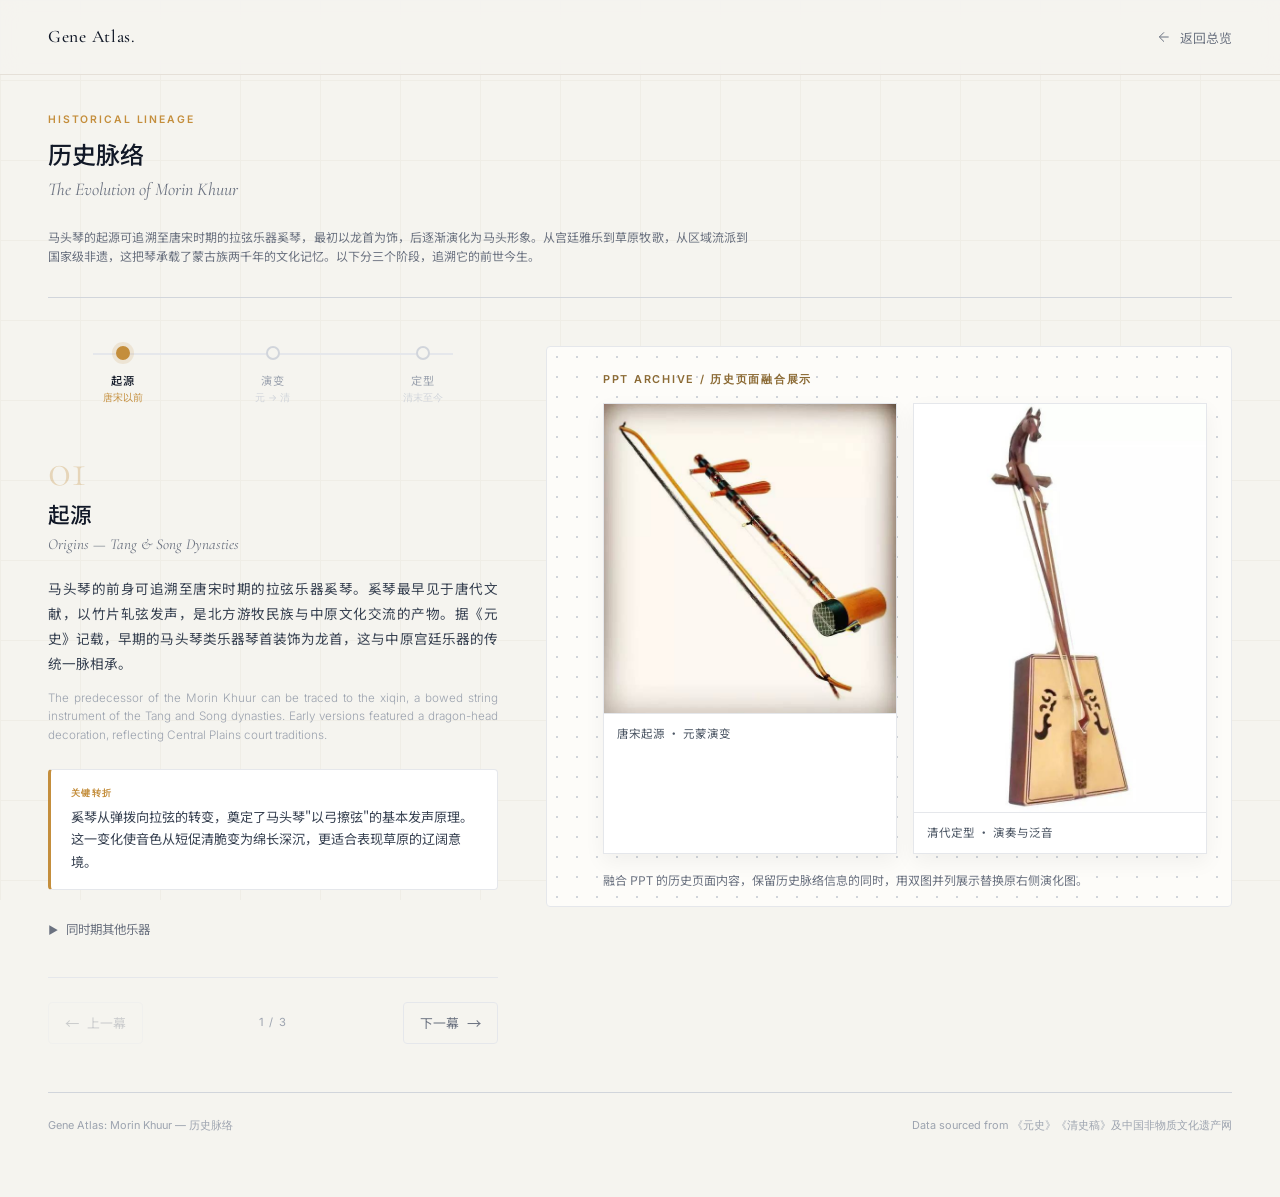
<file: history.html>
<!DOCTYPE html>
<html lang="zh-CN">
<head>
    <meta charset="UTF-8">
    <meta name="viewport" content="width=device-width, initial-scale=1.0">
    <title>历史脉络 — Gene Atlas: Morin Khuur</title>

    <link rel="preconnect" href="https://fonts.googleapis.com">
    <link rel="preconnect" href="https://fonts.gstatic.com" crossorigin>
    <link href="https://fonts.googleapis.com/css2?family=Cormorant+Garamond:ital,wght@0,300;0,400;0,500;0,600;0,700;1,400&family=Noto+Sans+SC:wght@300;400;500;700&family=Inter:wght@300;400;500&display=swap" rel="stylesheet">

    <link rel="stylesheet" href="history-style.css">
</head>
<body>

    <div class="grid-overlay"></div>

    <!-- Top Bar -->
    <nav class="top-bar">
        <div class="top-bar-logo">Gene Atlas.</div>
        <a href="index.html#history" class="top-bar-back">
            <svg width="16" height="16" viewBox="0 0 24 24" fill="none" stroke="currentColor" stroke-width="1.5"><line x1="19" y1="12" x2="5" y2="12"/><polyline points="12 19 5 12 12 5"/></svg>
            返回总览
        </a>
    </nav>

    <!-- Page -->
    <div class="page">

        <!-- Header -->
        <div class="page-header">
            <div class="label">Historical Lineage</div>
            <h1>历史脉络</h1>
            <div class="subtitle">The Evolution of Morin Khuur</div>
            <p class="intro">
                马头琴的起源可追溯至唐宋时期的拉弦乐器奚琴，最初以龙首为饰，后逐渐演化为马头形象。从宫廷雅乐到草原牧歌，从区域流派到国家级非遗，这把琴承载了蒙古族两千年的文化记忆。以下分三个阶段，追溯它的前世今生。
            </p>
        </div>

        <!-- Main Layout: Left narrative + Right chart -->
        <div class="main-layout">

            <!-- Left: Narrative -->
            <div class="narrative-col">

                <!-- Progress Bar -->
                <div class="progress-bar">
                    <div class="progress-line"><div class="progress-line-fill" id="progressFill"></div></div>
                    <div class="progress-step active" data-step="0" onclick="goToAct(0)">
                        <div class="dot"></div>
                        <div class="step-label">起源</div>
                        <div class="step-era">唐宋以前</div>
                    </div>
                    <div class="progress-step" data-step="1" onclick="goToAct(1)">
                        <div class="dot"></div>
                        <div class="step-label">演变</div>
                        <div class="step-era">元 → 清</div>
                    </div>
                    <div class="progress-step" data-step="2" onclick="goToAct(2)">
                        <div class="dot"></div>
                        <div class="step-label">定型</div>
                        <div class="step-era">清末至今</div>
                    </div>
                </div>

                <!-- Acts -->
                <div class="act-container">

                    <!-- Act 1 -->
                    <div class="act visible" data-act="0">
                        <div class="act-number">01</div>
                        <div class="act-title">起源</div>
                        <div class="act-title-en">Origins — Tang & Song Dynasties</div>
                        <div class="act-body">
                            马头琴的前身可追溯至唐宋时期的拉弦乐器奚琴。奚琴最早见于唐代文献，以竹片轧弦发声，是北方游牧民族与中原文化交流的产物。据《元史》记载，早期的马头琴类乐器琴首装饰为龙首，这与中原宫廷乐器的传统一脉相承。
                        </div>
                        <div class="act-body-en">
                            The predecessor of the Morin Khuur can be traced to the xiqin, a bowed string instrument of the Tang and Song dynasties. Early versions featured a dragon-head decoration, reflecting Central Plains court traditions.
                        </div>
                        <div class="key-moment">
                            <div class="km-label">关键转折</div>
                            <div class="km-text">奚琴从弹拨向拉弦的转变，奠定了马头琴"以弓擦弦"的基本发声原理。这一变化使音色从短促清脆变为绵长深沉，更适合表现草原的辽阔意境。</div>
                        </div>
                        <div class="branches">
                            <button class="branch-toggle" onclick="toggleBranch(this)">
                                <span class="arrow">▶</span> 同时期其他乐器
                            </button>
                            <div class="branch-list">
                                <div class="branch-item">
                                    <span class="bi-name">托布秀尔</span>
                                    <span class="bi-era">弹拨乐器</span>
                                    <div class="bi-desc">蒙古族传统弹拨乐器，两弦，音箱呈方形，常用于伴奏说唱艺术。</div>
                                </div>
                            </div>
                        </div>
                    </div>

                    <!-- Act 2 -->
                    <div class="act" data-act="1">
                        <div class="act-number">02</div>
                        <div class="act-title">演变</div>
                        <div class="act-title-en">Transformation — Yuan to Qing</div>
                        <div class="act-body">
                            元代时，马头琴的前身"火不思"已经出现，这是一种四弦弹拨乐器，流行于蒙古宫廷。至明清时期，拉弦乐器"潮尔"在蒙古草原广泛流传，琴首装饰逐渐从龙首演变为马头——这一变化反映了蒙古族对马的深厚感情从宫廷符号转向草原信仰。
                        </div>
                        <div class="act-body-en">
                            By the Yuan dynasty, the "huobusi" had emerged. During the Ming-Qing period, the bowed "chaor" spread across the grasslands, and the dragon-head decoration gradually transformed into a horse head.
                        </div>
                        <div class="key-moment">
                            <div class="km-label">关键转折</div>
                            <div class="km-text">龙首变马头——这不是简单的装饰替换，而是文化认同的转变。龙是中原皇权的象征，马是蒙古族生命的一部分。琴首的更迭，标志着这件乐器从"宫廷礼器"走向"草原之魂"。</div>
                        </div>
                        <div class="branches">
                            <button class="branch-toggle" onclick="toggleBranch(this)">
                                <span class="arrow">▶</span> 元明清时期相关乐器
                            </button>
                            <div class="branch-list">
                                <div class="branch-item">
                                    <span class="bi-name">火不思</span>
                                    <span class="bi-era">元代 · 弹拨</span>
                                    <div class="bi-desc">四弦弹拨乐器，梨形音箱，流行于元代蒙古宫廷。后传入中原，清代被收入宫廷乐器编制。</div>
                                </div>
                                <div class="branch-item">
                                    <span class="bi-name">潮尔</span>
                                    <span class="bi-era">明清 · 拉弦</span>
                                    <div class="bi-desc">双弦拉弦乐器，是马头琴最直接的前身。"潮尔"也是马头琴在清代的名称。</div>
                                </div>
                                <div class="branch-item">
                                    <span class="bi-name">胡琴</span>
                                    <span class="bi-era">唐宋 · 拉弦</span>
                                    <div class="bi-desc">北方游牧民族的拉弦乐器泛称，与奚琴并行发展。</div>
                                </div>
                            </div>
                        </div>
                    </div>

                    <!-- Act 3 -->
                    <div class="act" data-act="2">
                        <div class="act-number">03</div>
                        <div class="act-title">定型</div>
                        <div class="act-title-en">Standardization — Late Qing to Present</div>
                        <div class="act-body">
                            清末至民国时期，马头琴的形制逐渐固定。色拉西（1887—1968）将民间散落的演奏技法加以整理，培养了巴拉干、桑都仍等弟子，奠定了现代马头琴艺术的基础。1949年后，马头琴经历了从两弦到四弦的技术革新。2006年被列入首批国家级非物质文化遗产名录。
                        </div>
                        <div class="act-body-en">
                            From the late Qing to the Republic, the form gradually stabilized. Serashi organized scattered folk techniques. In 2006, it was inscribed on China's first National Intangible Cultural Heritage list.
                        </div>
                        <div class="key-moment">
                            <div class="km-label">里程碑</div>
                            <div class="km-text">2006年列入首批国家级非遗名录。2008年北京奥运会开幕式演奏。2009年入选联合国教科文组织"人类非物质文化遗产代表作名录"。</div>
                        </div>
                        <div class="branches">
                            <button class="branch-toggle" onclick="toggleBranch(this)">
                                <span class="arrow">▶</span> 四大演奏流派
                            </button>
                            <div class="branch-list">
                                <div class="branch-item">
                                    <span class="bi-name">科尔沁流派</span>
                                    <span class="bi-era">东部</span>
                                    <div class="bi-desc">音色深沉、技法古朴，以叙事性见长，代表人物色拉西。</div>
                                </div>
                                <div class="branch-item">
                                    <span class="bi-name">锡林郭勒流派</span>
                                    <span class="bi-era">中部</span>
                                    <div class="bi-desc">音色宽广、旋律舒展，擅长表现草原的辽阔意境。</div>
                                </div>
                                <div class="branch-item">
                                    <span class="bi-name">鄂尔多斯流派</span>
                                    <span class="bi-era">西部</span>
                                    <div class="bi-desc">节奏明快、技巧华丽，代表人物齐·宝力高。</div>
                                </div>
                                <div class="branch-item">
                                    <span class="bi-name">呼伦贝尔流派</span>
                                    <span class="bi-era">北部</span>
                                    <div class="bi-desc">音色柔美、抒情细腻，受到布里亚特蒙古音乐影响。</div>
                                </div>
                            </div>
                        </div>
                    </div>

                </div>

                <!-- Nav -->
                <div class="act-nav">
                    <button class="act-nav-btn" id="prevBtn" onclick="prevAct()" disabled>
                        <span class="btn-arrow">←</span> 上一幕
                    </button>
                    <span class="act-nav-center" id="actCounter">1 / 3</span>
                    <button class="act-nav-btn" id="nextBtn" onclick="nextAct()">
                        下一幕 <span class="btn-arrow">→</span>
                    </button>
                </div>

            </div>

            <!-- Right: Evolution Chart -->
            <div class="chart-col">
                <div class="chart-wrapper">
                    <div class="history-ppt-wrap">
                        <div class="history-ppt-title">PPT Archive / 历史页面融合展示</div>
                        <div class="history-ppt-grid">
                            <figure class="history-ppt-card">
                                <img src="assets/history/history-ppt-1.png" alt="历史页面 PPT 第一页">
                                <figcaption>唐宋起源 · 元蒙演变</figcaption>
                            </figure>
                            <figure class="history-ppt-card">
                                <img src="assets/history/history-ppt-2.png" alt="历史页面 PPT 第二页">
                                <figcaption>清代定型 · 演奏与泛音</figcaption>
                            </figure>
                        </div>
                        <div class="history-ppt-note">融合 PPT 的历史页面内容，保留历史脉络信息的同时，用双图并列展示替换原右侧演化图。</div>
                    </div>
                </div>
            </div>

        </div>

        <!-- Footer -->
        <div class="page-footer">
            <span>Gene Atlas: Morin Khuur — 历史脉络</span>
            <span>Data sourced from 《元史》《清史稿》及中国非物质文化遗产网</span>
        </div>

    </div>

    <script src="history-page.js"></script>

</body>
</html>
</file>
<file: history-style.css>
/* ===================================
   History Page — Narrative + Chart
   =================================== */

/* ===== Reset ===== */
*, *::before, *::after { margin: 0; padding: 0; box-sizing: border-box; }
html { scroll-behavior: smooth; line-height: 1.5; }
body {
    background-color: #F5F4EF;
    color: #111827;
    font-family: 'Inter', 'Noto Sans SC', sans-serif;
    -webkit-font-smoothing: antialiased;
    overflow-x: hidden;
}
a { text-decoration: none; color: inherit; }

/* ===== Grid Overlay ===== */
.grid-overlay {
    position: fixed; inset: 0;
    pointer-events: none; opacity: 0.35;
    background-image:
        linear-gradient(to right, #E5E0D8 1px, transparent 1px),
        linear-gradient(to bottom, #E5E0D8 1px, transparent 1px);
    background-size: 80px 80px;
    z-index: -1;
}

/* ===== Top Bar ===== */
.top-bar {
    position: fixed; top: 0; left: 0; width: 100%;
    padding: 1.5rem 3rem;
    display: flex; justify-content: space-between; align-items: center;
    z-index: 100;
    background: rgba(245, 244, 239, 0.92);
    backdrop-filter: blur(12px);
    -webkit-backdrop-filter: blur(12px);
    border-bottom: 1px solid #E5E0D8;
}
.top-bar-logo {
    font-family: 'Cormorant Garamond', serif;
    font-size: 1.1rem; font-weight: 500;
    letter-spacing: 0.04em; color: #111827;
}
.top-bar-back {
    font-family: 'Noto Sans SC', sans-serif;
    font-size: 0.8rem; color: #6B7280;
    display: flex; align-items: center; gap: 0.5rem;
    transition: color 0.3s;
}
.top-bar-back:hover { color: #111827; }

/* ===== Page ===== */
.page {
    min-height: 100vh;
    padding: 7rem 3rem 4rem;
    max-width: 1400px;
    margin: 0 auto;
}

/* ===== Header ===== */
.page-header {
    margin-bottom: 3rem;
    padding-bottom: 2rem;
    border-bottom: 1px solid #D1D5DB;
}
.page-header .label {
    font-family: 'Inter', sans-serif;
    font-size: 0.65rem; font-weight: 600;
    letter-spacing: 0.18em; text-transform: uppercase;
    color: #C48E3C; margin-bottom: 0.5rem;
}
.page-header h1 {
    font-family: 'Noto Sans SC', sans-serif;
    font-size: 1.5rem; font-weight: 500;
    color: #111827; margin-bottom: 0.25rem;
}
.page-header .subtitle {
    font-family: 'Cormorant Garamond', serif;
    font-size: 1.125rem; font-style: italic;
    color: #6B7280; margin-bottom: 1.5rem;
}
.page-header .intro {
    font-family: 'Noto Sans SC', sans-serif;
    font-size: 0.75rem; line-height: 1.6;
    color: #6B7280; max-width: 700px;
    text-align: justify;
}

/* ===== Main Layout ===== */
.main-layout {
    display: flex;
    gap: 3rem;
    min-height: 600px;
}
.narrative-col {
    flex: 0 0 38%;
    display: flex;
    flex-direction: column;
}
.chart-col {
    flex: 1;
    position: sticky;
    top: 6rem;
    align-self: flex-start;
}

/* ===== Progress Bar ===== */
.progress-bar {
    display: flex; align-items: center;
    gap: 0; margin-bottom: 2.5rem;
    position: relative;
}
.progress-step {
    flex: 1; display: flex; flex-direction: column;
    align-items: center; position: relative;
    cursor: pointer; z-index: 2;
}
.progress-step .dot {
    width: 14px; height: 14px;
    border-radius: 50%;
    border: 2px solid #D1D5DB;
    background: #F5F4EF;
    position: relative; z-index: 2;
    transition: all 0.4s ease;
}
.progress-step .step-label {
    font-family: 'Noto Sans SC', sans-serif;
    font-size: 0.7rem; color: #9CA3AF;
    margin-top: 0.75rem;
    letter-spacing: 0.05em;
    transition: color 0.4s;
}
.progress-step .step-era {
    font-family: 'Inter', sans-serif;
    font-size: 0.6rem; color: #D1D5DB;
    margin-top: 0.15rem;
    transition: color 0.4s;
}
.progress-step.active .dot {
    border-color: #C48E3C;
    background: #C48E3C;
    box-shadow: 0 0 0 4px rgba(196, 142, 60, 0.15);
}
.progress-step.active .step-label { color: #111827; font-weight: 500; }
.progress-step.active .step-era { color: #C48E3C; }
.progress-step.completed .dot {
    border-color: #C48E3C;
    background: #C48E3C;
}
.progress-step.completed .step-label { color: #6B7280; }
.progress-step.completed .step-era { color: #9CA3AF; }
.progress-line {
    position: absolute;
    top: 7px; left: 10%; right: 10%;
    height: 2px; background: #E5E7EB;
    z-index: 1;
}
.progress-line-fill {
    height: 100%; background: #C48E3C;
    transition: width 0.6s cubic-bezier(0.25, 0.1, 0.25, 1);
    width: 0%;
}

/* ===== Acts ===== */
.act-container { position: relative; flex: 1; }
.act {
    display: none;
    animation: actFadeIn 0.5s ease forwards;
}
.act.visible { display: block; }
@keyframes actFadeIn {
    from { opacity: 0; transform: translateY(12px); }
    to { opacity: 1; transform: translateY(0); }
}
.act-number {
    font-family: 'Cormorant Garamond', serif;
    font-size: 3rem; font-weight: 300;
    color: #C48E3C; opacity: 0.3;
    line-height: 1; margin-bottom: 0.25rem;
}
.act-title {
    font-family: 'Noto Sans SC', sans-serif;
    font-size: 1.35rem; font-weight: 500;
    color: #111827; margin-bottom: 0.2rem;
}
.act-title-en {
    font-family: 'Cormorant Garamond', serif;
    font-size: 0.95rem; font-style: italic;
    color: #6B7280; margin-bottom: 1.25rem;
}
.act-body {
    font-family: 'Noto Sans SC', sans-serif;
    font-size: 0.85rem; line-height: 1.85;
    color: #374151; text-align: justify;
    margin-bottom: 0.75rem;
}
.act-body-en {
    font-family: 'Inter', sans-serif;
    font-size: 0.73rem; line-height: 1.6;
    color: #9CA3AF; font-weight: 300;
    text-align: justify; margin-bottom: 1rem;
}

/* Key Moment */
.key-moment {
    margin: 1.5rem 0;
    padding: 1rem 1.25rem;
    background: white;
    border: 1px solid #E5E7EB;
    border-left: 3px solid #C48E3C;
    border-radius: 4px;
}
.key-moment .km-label {
    font-family: 'Inter', sans-serif;
    font-size: 0.58rem; font-weight: 600;
    letter-spacing: 0.15em; text-transform: uppercase;
    color: #C48E3C; margin-bottom: 0.4rem;
}
.key-moment .km-text {
    font-family: 'Noto Sans SC', sans-serif;
    font-size: 0.82rem; line-height: 1.7;
    color: #374151;
}

/* Branch Toggle */
.branches { margin-top: 1.5rem; }
.branch-toggle {
    display: flex; align-items: center; gap: 0.5rem;
    font-family: 'Noto Sans SC', sans-serif;
    font-size: 0.78rem; color: #6B7280;
    cursor: pointer; padding: 0.4rem 0;
    border: none; background: none;
    transition: color 0.3s;
}
.branch-toggle:hover { color: #111827; }
.branch-toggle .arrow {
    display: inline-block;
    transition: transform 0.3s;
    font-size: 0.65rem;
}
.branch-toggle.open .arrow { transform: rotate(90deg); }
.branch-list {
    display: none;
    padding: 0.5rem 0 0 1.25rem;
    border-left: 1px solid #E5E7EB;
    margin-left: 0.35rem;
}
.branch-list.open { display: block; animation: branchFade 0.25s ease; }
@keyframes branchFade {
    from { opacity: 0; transform: translateY(-6px); }
    to { opacity: 1; transform: translateY(0); }
}
.branch-item { padding: 0.4rem 0; }
.branch-item .bi-name {
    font-family: 'Noto Sans SC', sans-serif;
    font-size: 0.82rem; font-weight: 500; color: #111827;
}
.branch-item .bi-era {
    font-family: 'Inter', sans-serif;
    font-size: 0.62rem; color: #C48E3C; margin-left: 0.5rem;
}
.branch-item .bi-desc {
    font-family: 'Noto Sans SC', sans-serif;
    font-size: 0.72rem; color: #6B7280;
    line-height: 1.55; margin-top: 0.15rem;
}

/* ===== Act Nav ===== */
.act-nav {
    display: flex; justify-content: space-between;
    align-items: center;
    margin-top: 2rem;
    padding-top: 1.5rem;
    border-top: 1px solid #E5E7EB;
}
.act-nav-btn {
    display: flex; align-items: center; gap: 0.5rem;
    font-family: 'Noto Sans SC', sans-serif;
    font-size: 0.8rem; color: #6B7280;
    cursor: pointer; border: none; background: none;
    padding: 0.6rem 1rem;
    border: 1px solid #E5E7EB;
    border-radius: 4px;
    transition: all 0.3s;
}
.act-nav-btn:hover { border-color: #C48E3C; color: #111827; }
.act-nav-btn:disabled { opacity: 0.3; cursor: default; }
.act-nav-btn:disabled:hover { border-color: #E5E7EB; color: #6B7280; }
.act-nav-btn .btn-arrow { font-size: 0.9rem; }
.act-nav-center {
    font-family: 'Inter', sans-serif;
    font-size: 0.7rem; color: #9CA3AF;
    letter-spacing: 0.1em;
}

/* ===== Chart Column ===== */
.chart-wrapper {
    position: relative;
    background: white;
    border: 1px solid #E5E7EB;
    border-radius: 4px;
    padding: 1.5rem 1.5rem 1rem 3.5rem;
    background-image: radial-gradient(#D1D5DB 1px, transparent 1px);
    background-size: 20px 20px;
    background-color: #FDFCF9;
}

.history-ppt-wrap {
    display: flex;
    flex-direction: column;
    gap: 1rem;
}

.history-ppt-title {
    font-family: 'Inter', sans-serif;
    font-size: 0.68rem;
    font-weight: 600;
    letter-spacing: 0.16em;
    text-transform: uppercase;
    color: #8B6A34;
}

.history-ppt-grid {
    display: grid;
    grid-template-columns: 1fr 1fr;
    gap: 1rem;
}

.history-ppt-card {
    margin: 0;
    border: 1px solid #E5E7EB;
    background: #fff;
    box-shadow: 0 8px 20px rgba(0,0,0,0.05);
    overflow: hidden;
}

.history-ppt-card img {
    width: 100%;
    display: block;
    object-fit: cover;
}

.history-ppt-card figcaption {
    padding: 0.7rem 0.8rem;
    font-family: 'Noto Sans SC', sans-serif;
    font-size: 0.72rem;
    color: #4B5563;
    border-top: 1px solid #E5E7EB;
}

.history-ppt-note {
    font-family: 'Noto Sans SC', sans-serif;
    font-size: 0.75rem;
    line-height: 1.7;
    color: #6B7280;
}

/* Region Labels */
.region-labels {
    position: absolute;
    left: 0; top: 0; bottom: 0;
    width: 3rem;
    display: flex; flex-direction: column;
    justify-content: space-between;
    padding: 1.5rem 0;
}
.region-label {
    writing-mode: vertical-rl;
    text-orientation: mixed;
    font-family: 'Noto Sans SC', sans-serif;
    font-size: 0.6rem; color: white;
    padding: 0.5rem 0.25rem;
    text-align: center;
    letter-spacing: 0.05em;
    line-height: 1.3;
}
.rl-court { background: #9CA3AF; }
.rl-mixed { background: #6B7280; }
.rl-core { background: #C48E3C; }

/* SVG Chart */
.evolution-chart {
    width: 100%;
    height: auto;
}

/* Grid lines */
.grid-line { transition: opacity 0.5s; }

/* Curves */
.curve {
    transition: opacity 0.5s, stroke-width 0.5s;
    opacity: 0.1;
}
.curve.active {
    opacity: 0.8;
}
.curve.main-line.active {
    opacity: 1;
    stroke-width: 4;
}

/* Tags */
.inst-tag { transition: opacity 0.5s; }
.tag-bg {
    fill: #9CA3AF;
    transition: fill 0.5s, opacity 0.5s;
}
.tag-bg.tag-main { fill: #6B7280; }
.tag-bg.tag-final { fill: #111827; }
.tag-bg.tag-branch { fill: rgba(196, 142, 60, 0.15); stroke: #C48E3C; stroke-width: 1; }
.tag-text {
    font-family: 'Noto Sans SC', sans-serif;
    font-size: 10px; fill: white;
    transition: fill 0.5s;
}
.tag-main-text { fill: white; font-weight: 500; }
.tag-final-text { fill: white; font-weight: 600; font-size: 11px; }

/* Default dim state */
.inst-tag { opacity: 0.12; }
.curve { opacity: 0.08; }

/* Active state (controlled by JS) */
.inst-tag.active { opacity: 1; }
.inst-tag.active .tag-bg { fill: #111827; }
.inst-tag.active .tag-bg.tag-main { fill: #C48E3C; }
.inst-tag.active .tag-bg.tag-branch { fill: rgba(196, 142, 60, 0.25); }

/* Dim-only tags stay dim */
.inst-tag.dim-only { opacity: 0.08; }

/* Turn marker */
.turn-marker { opacity: 0; transition: opacity 0.5s; }
.turn-marker.active { opacity: 1; }

/* Chart timeline */
.chart-timeline {
    display: flex; justify-content: space-between;
    padding: 0.75rem 0 0;
    font-family: 'Noto Sans SC', sans-serif;
    font-size: 0.65rem; color: #9CA3AF;
    letter-spacing: 0.05em;
}

/* Chart act indicator */
.chart-act-indicator {
    position: absolute;
    top: 0.75rem; right: 0.75rem;
    font-family: 'Inter', sans-serif;
    font-size: 0.6rem; font-weight: 500;
    letter-spacing: 0.08em; text-transform: uppercase;
    color: #C48E3C;
    background: rgba(245, 244, 239, 0.9);
    padding: 0.3rem 0.6rem;
    border-radius: 3px;
    border: 1px solid rgba(196, 142, 60, 0.2);
}

/* ===== Footer ===== */
.page-footer {
    margin-top: 3rem;
    padding-top: 1.5rem;
    border-top: 1px solid #D1D5DB;
    display: flex; justify-content: space-between;
    font-family: 'Inter', sans-serif;
    font-size: 0.68rem; color: #9CA3AF;
}

/* ===== Responsive ===== */
@media (max-width: 1024px) {
    .main-layout { flex-direction: column; gap: 2rem; }
    .narrative-col { flex: none; }
    .chart-col { position: static; }
    .page { padding: 6rem 2rem 3rem; }
}
@media (max-width: 600px) {
    .top-bar { padding: 1rem 1.5rem; }
    .page { padding: 5rem 1.5rem 2rem; }
    .act-number { font-size: 2.5rem; }
    .act-title { font-size: 1.15rem; }
    .act-nav { flex-direction: column; gap: 0.75rem; }
    .chart-wrapper { padding: 1rem 1rem 0.75rem 2.5rem; }
    .region-labels { width: 2rem; }
    .page-footer { flex-direction: column; gap: 0.5rem; }
}
</file>
